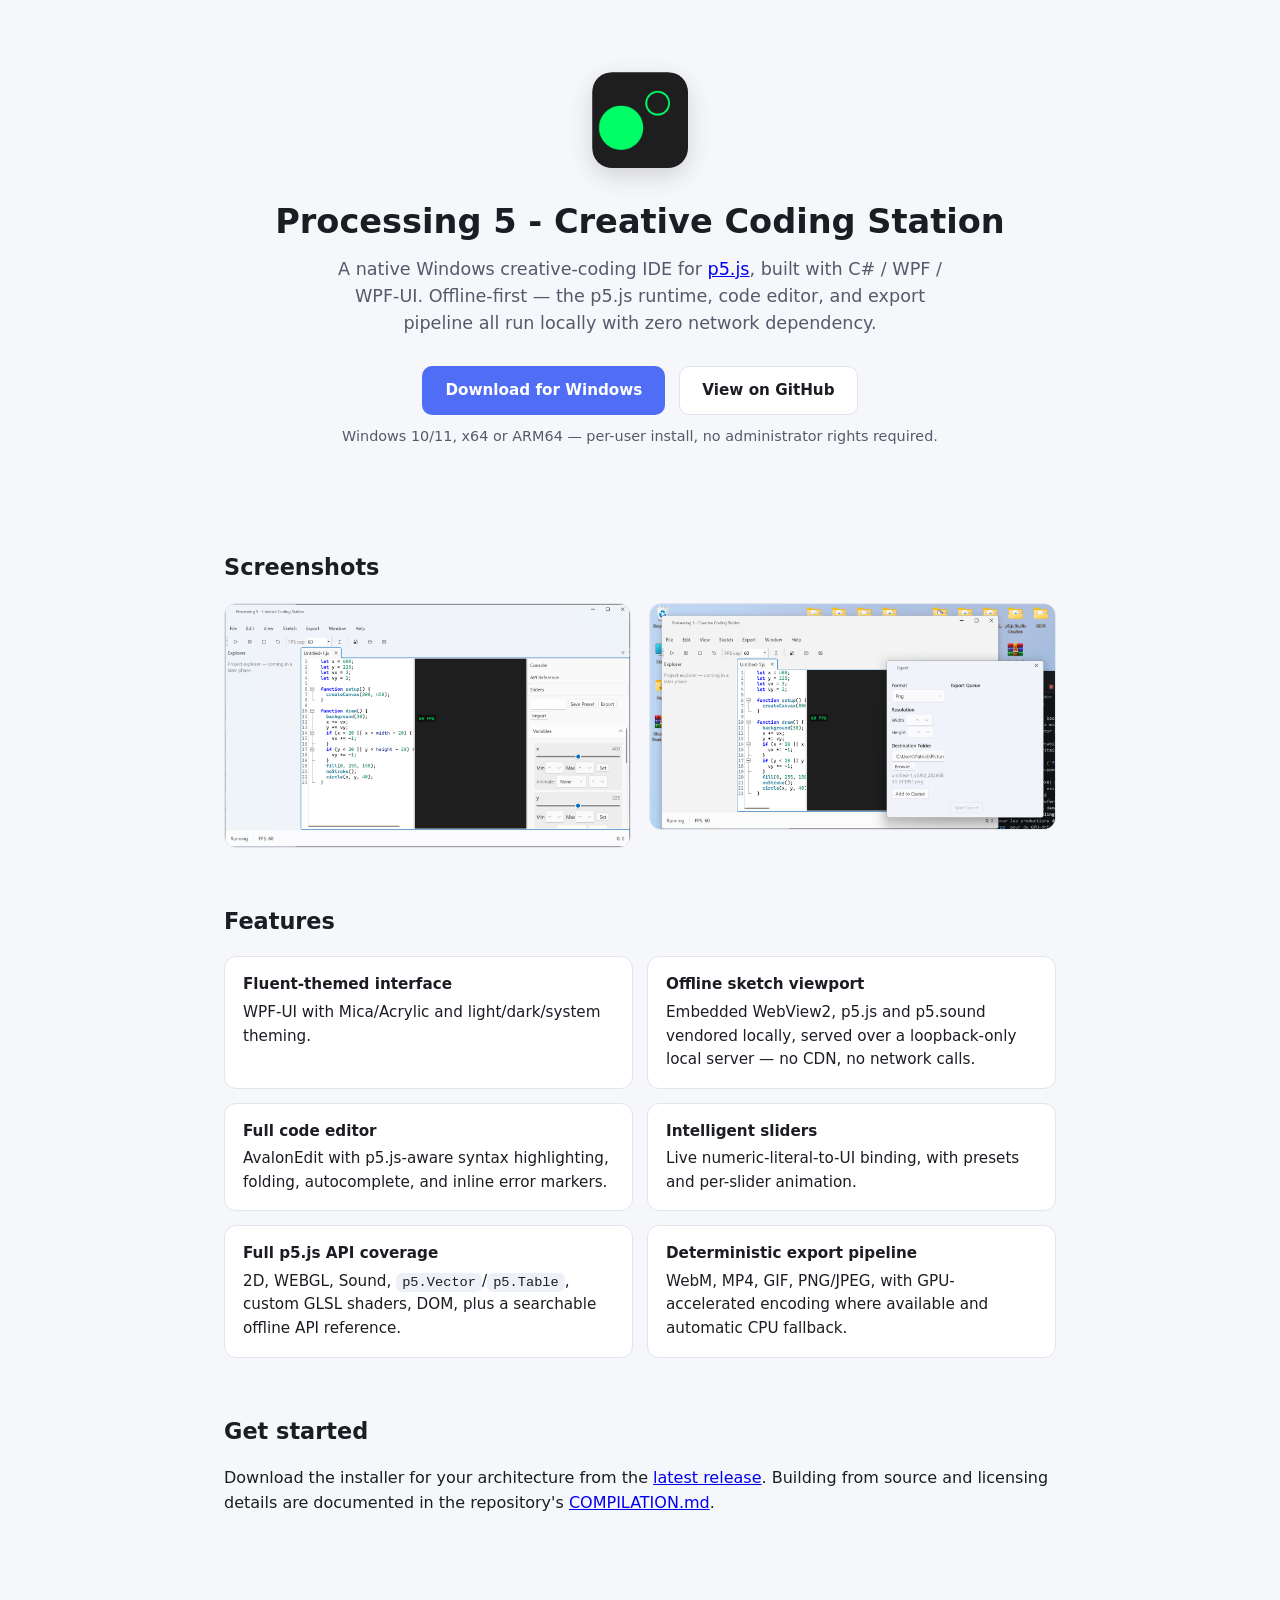
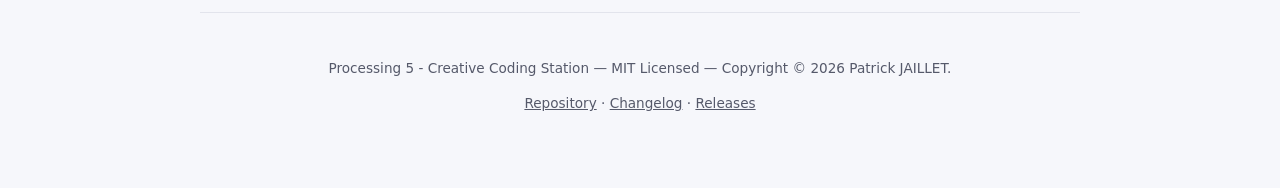
<file: index.html>
<!doctype html>
<html lang="en">
<head>
<meta charset="utf-8" />
<meta name="viewport" content="width=device-width, initial-scale=1" />
<title>Processing 5 - Creative Coding Station</title>
<meta name="description" content="A native Windows creative-coding IDE for p5.js, built with C# / WPF / WPF-UI. Offline-first, zero network dependency." />
<link rel="icon" type="image/png" href="favicon.png" />
<style>
  :root {
    --bg: #f6f7fb;
    --surface: #ffffff;
    --text: #1b1d23;
    --text-muted: #55596a;
    --accent: #4f6df5;
    --accent-text: #ffffff;
    --border: #e2e4ec;
    --code-bg: #eef0f8;
  }

  @media (prefers-color-scheme: dark) {
    :root {
      --bg: #14151a;
      --surface: #1c1e26;
      --text: #eceef4;
      --text-muted: #a3a7bb;
      --accent: #7c93ff;
      --accent-text: #101223;
      --border: #2b2e3a;
      --code-bg: #23253046;
    }
  }

  * { box-sizing: border-box; }

  body {
    margin: 0;
    background: var(--bg);
    color: var(--text);
    font-family: "Segoe UI", system-ui, -apple-system, sans-serif;
    line-height: 1.55;
  }

  header {
    max-width: 880px;
    margin: 0 auto;
    padding: 72px 24px 32px;
    text-align: center;
  }

  header img.icon {
    width: 96px;
    height: 96px;
    border-radius: 20px;
    box-shadow: 0 8px 24px rgba(0, 0, 0, 0.15);
  }

  h1 {
    font-size: 2.1rem;
    margin: 20px 0 8px;
  }

  header p.tagline {
    color: var(--text-muted);
    font-size: 1.1rem;
    max-width: 620px;
    margin: 0 auto;
  }

  .cta-row {
    display: flex;
    justify-content: center;
    gap: 14px;
    margin-top: 28px;
    flex-wrap: wrap;
  }

  .btn {
    display: inline-block;
    padding: 12px 22px;
    border-radius: 10px;
    font-weight: 600;
    text-decoration: none;
    font-size: 0.95rem;
    border: 1px solid var(--border);
  }

  .btn.primary {
    background: var(--accent);
    color: var(--accent-text);
    border-color: transparent;
  }

  .btn.secondary {
    background: var(--surface);
    color: var(--text);
  }

  main {
    max-width: 880px;
    margin: 0 auto;
    padding: 0 24px 80px;
  }

  section {
    margin-top: 56px;
  }

  section h2 {
    font-size: 1.4rem;
    margin-bottom: 18px;
  }

  .shots {
    display: grid;
    grid-template-columns: 1fr;
    gap: 18px;
  }

  @media (min-width: 720px) {
    .shots { grid-template-columns: 1fr 1fr; }
  }

  .shots img {
    width: 100%;
    height: auto;
    border-radius: 12px;
    border: 1px solid var(--border);
    display: block;
  }

  ul.features {
    list-style: none;
    margin: 0;
    padding: 0;
    display: grid;
    grid-template-columns: 1fr;
    gap: 14px;
  }

  @media (min-width: 640px) {
    ul.features { grid-template-columns: 1fr 1fr; }
  }

  ul.features li {
    background: var(--surface);
    border: 1px solid var(--border);
    border-radius: 12px;
    padding: 16px 18px;
    font-size: 0.95rem;
  }

  ul.features li strong {
    display: block;
    margin-bottom: 4px;
  }

  code {
    background: var(--code-bg);
    padding: 2px 6px;
    border-radius: 6px;
    font-size: 0.9em;
  }

  .install-note {
    color: var(--text-muted);
    font-size: 0.9rem;
    margin-top: 10px;
  }

  footer {
    max-width: 880px;
    margin: 0 auto;
    padding: 32px 24px 60px;
    color: var(--text-muted);
    font-size: 0.85rem;
    text-align: center;
    border-top: 1px solid var(--border);
  }

  footer a {
    color: var(--text-muted);
  }
</style>
</head>
<body>

<header>
  <img class="icon" src="favicon.png" alt="Processing 5 - Creative Coding Station icon" />
  <h1>Processing 5 - Creative Coding Station</h1>
  <p class="tagline">
    A native Windows creative-coding IDE for
    <a href="https://p5js.org/" target="_blank" rel="noopener">p5.js</a>,
    built with C# / WPF / WPF-UI. Offline-first — the p5.js runtime, code
    editor, and export pipeline all run locally with zero network
    dependency.
  </p>
  <div class="cta-row">
    <a class="btn primary" href="https://github.com/Patrickjaillet/p5ccs/releases/latest">Download for Windows</a>
    <a class="btn secondary" href="https://github.com/Patrickjaillet/p5ccs">View on GitHub</a>
  </div>
  <p class="install-note">Windows 10/11, x64 or ARM64 — per-user install, no administrator rights required.</p>
</header>

<main>
  <section>
    <h2>Screenshots</h2>
    <div class="shots">
      <img src="screenshot1.png" alt="P5CCS viewport and code editor" />
      <img src="screenshot2.png" alt="P5CCS sliders panel and export dialog" />
    </div>
  </section>

  <section>
    <h2>Features</h2>
    <ul class="features">
      <li>
        <strong>Fluent-themed interface</strong>
        WPF-UI with Mica/Acrylic and light/dark/system theming.
      </li>
      <li>
        <strong>Offline sketch viewport</strong>
        Embedded WebView2, p5.js and p5.sound vendored locally, served over
        a loopback-only local server — no CDN, no network calls.
      </li>
      <li>
        <strong>Full code editor</strong>
        AvalonEdit with p5.js-aware syntax highlighting, folding,
        autocomplete, and inline error markers.
      </li>
      <li>
        <strong>Intelligent sliders</strong>
        Live numeric-literal-to-UI binding, with presets and per-slider
        animation.
      </li>
      <li>
        <strong>Full p5.js API coverage</strong>
        2D, WEBGL, Sound, <code>p5.Vector</code>/<code>p5.Table</code>,
        custom GLSL shaders, DOM, plus a searchable offline API reference.
      </li>
      <li>
        <strong>Deterministic export pipeline</strong>
        WebM, MP4, GIF, PNG/JPEG, with GPU-accelerated encoding where
        available and automatic CPU fallback.
      </li>
    </ul>
  </section>

  <section>
    <h2>Get started</h2>
    <p>
      Download the installer for your architecture from the
      <a href="https://github.com/Patrickjaillet/p5ccs/releases/latest">latest release</a>.
      Building from source and licensing details are documented in the
      repository's
      <a href="https://github.com/Patrickjaillet/p5ccs/blob/main/docs/COMPILATION.md">COMPILATION.md</a>.
    </p>
  </section>
</main>

<footer>
  <p>
    Processing 5 - Creative Coding Station — MIT Licensed — Copyright &copy; 2026 Patrick JAILLET.
  </p>
  <p>
    <a href="https://github.com/Patrickjaillet/p5ccs">Repository</a> ·
    <a href="https://github.com/Patrickjaillet/p5ccs/blob/main/docs/CHANGELOG.md">Changelog</a> ·
    <a href="https://github.com/Patrickjaillet/p5ccs/releases">Releases</a>
  </p>
</footer>

</body>
</html>
</file>
